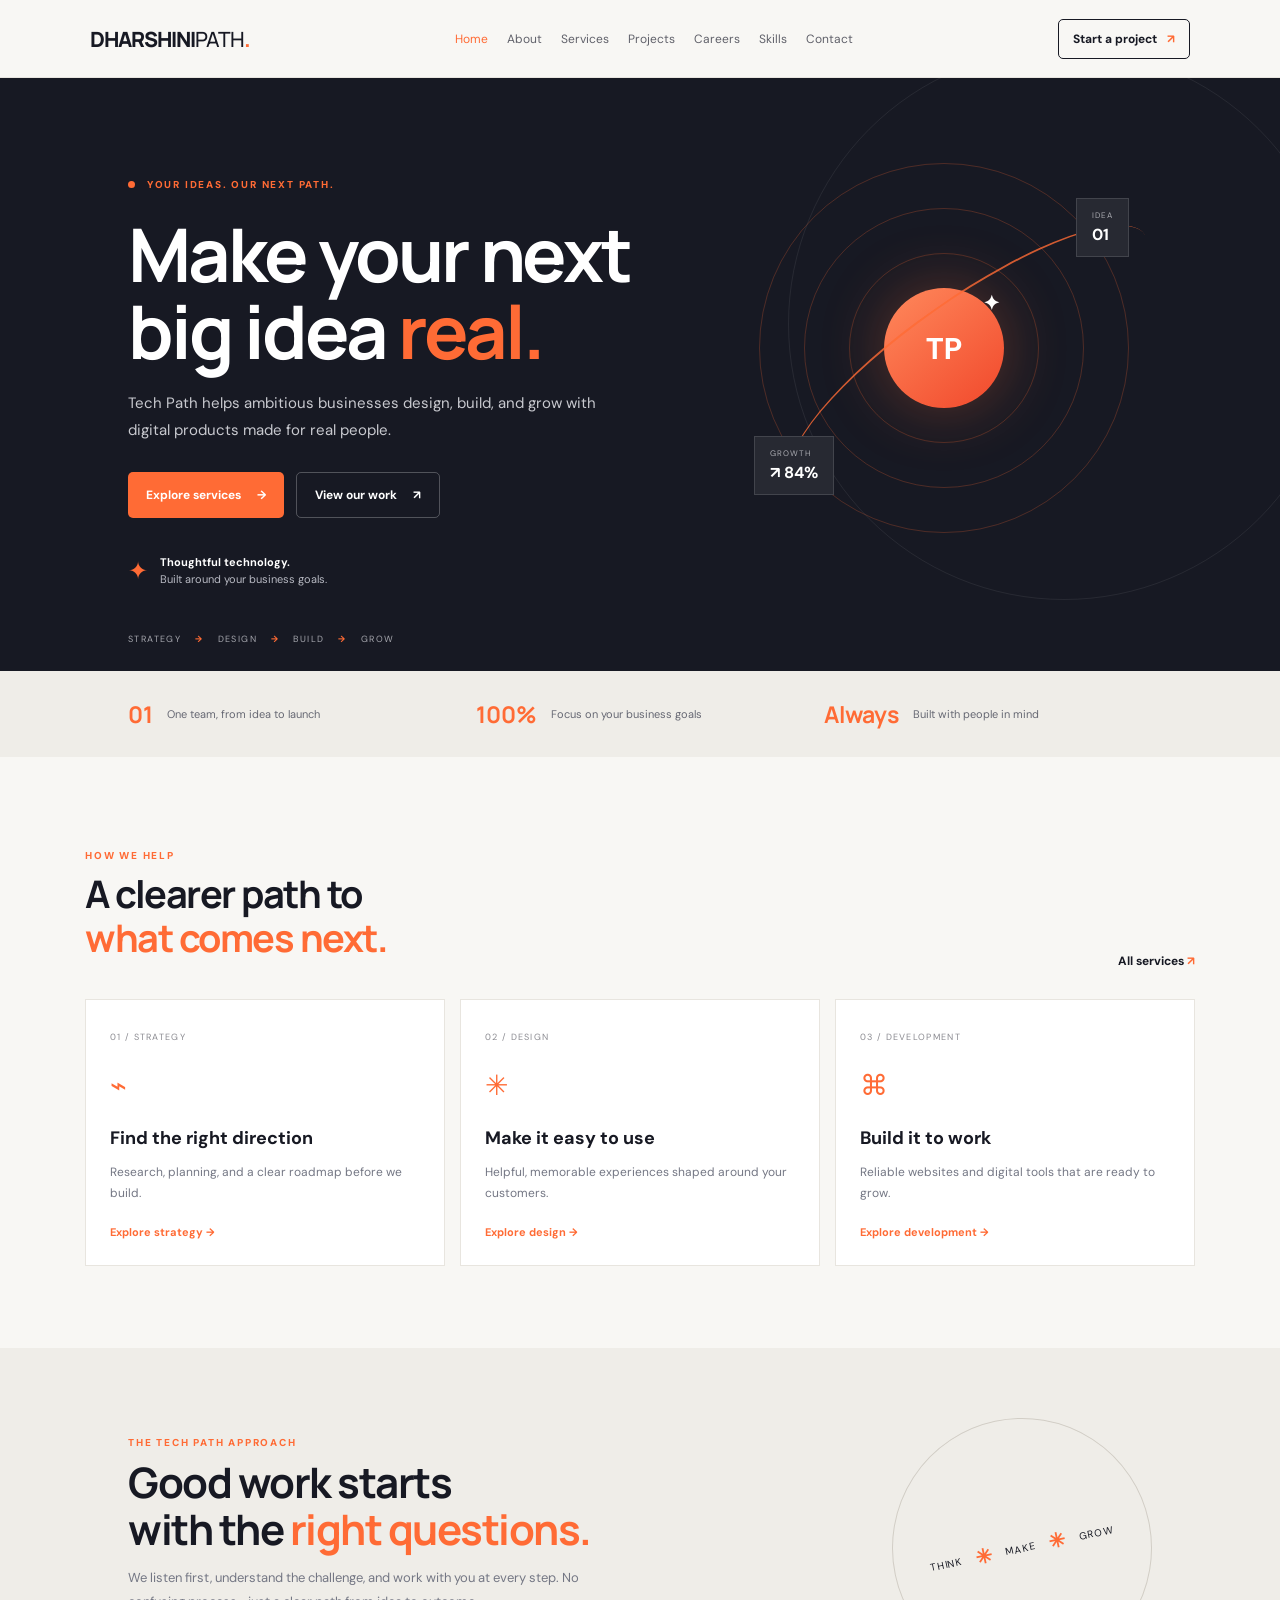
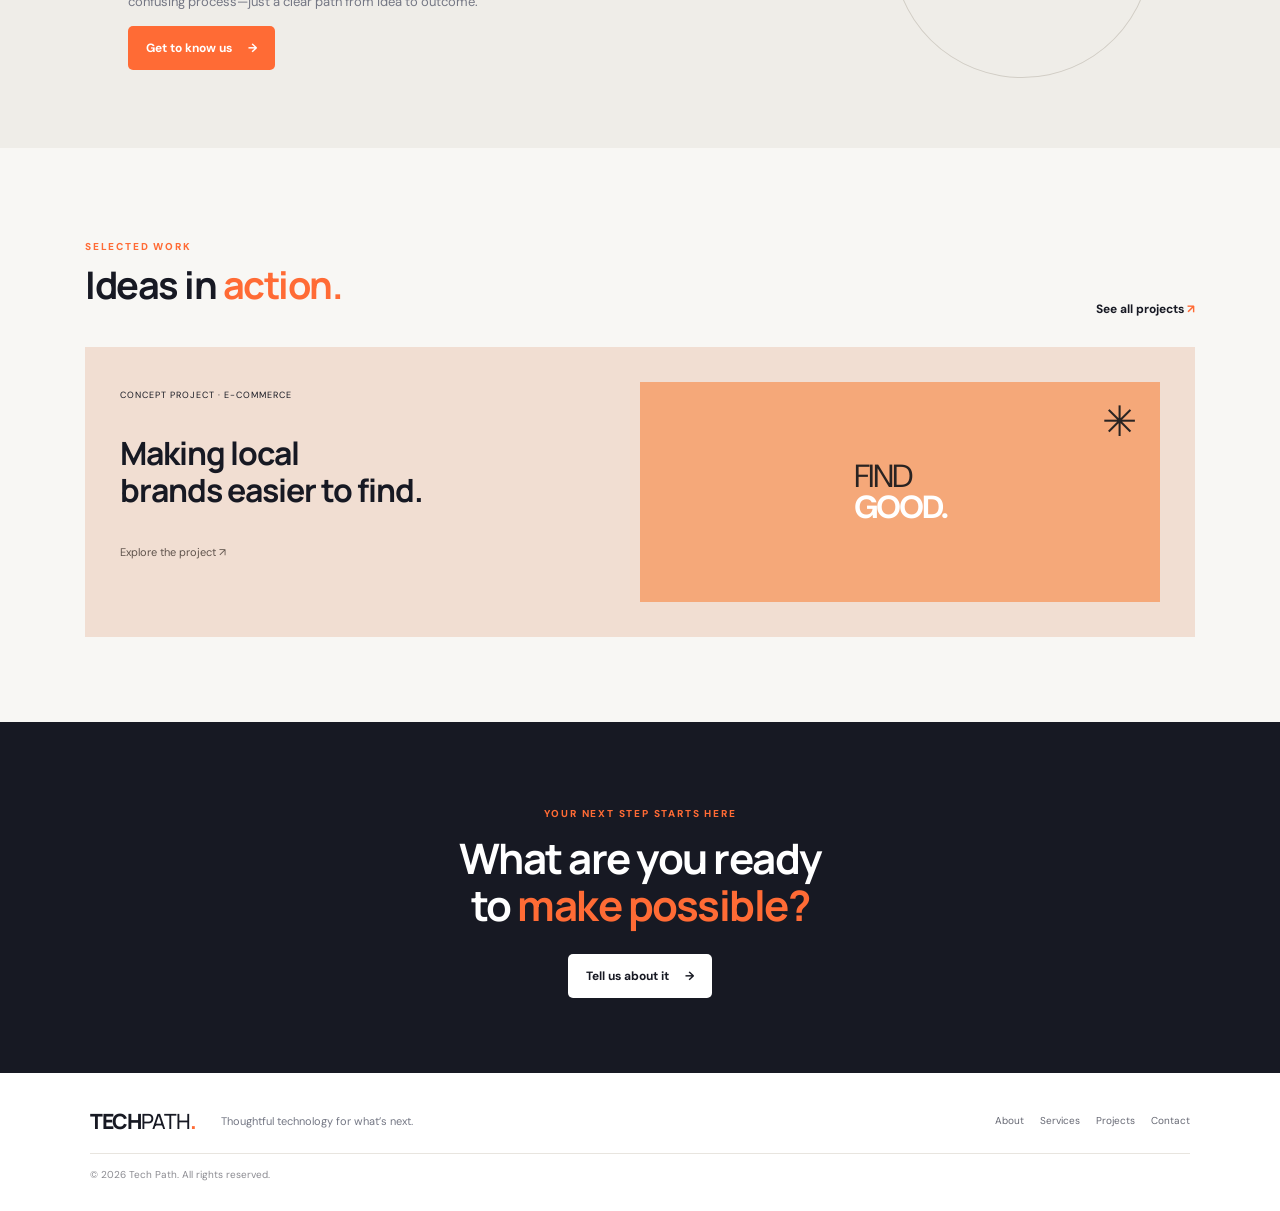
<file: index.html>
<!DOCTYPE html>
<html lang="en">
<head>
  <meta charset="UTF-8">
  <meta name="viewport" content="width=device-width, initial-scale=1.0">
  <meta name="description" content="Tech Path turns bold business ideas into thoughtful digital products.">
  <title>Home | Tech Path</title>
  <link rel="stylesheet" href="style.css">
  <script src="script.js" defer></script>
</head>
<body>
  <header class="site-header">
    <a class="brand" href="index.html">DHARSHINI<span>PATH</span><i>.</i></a>
    <button class="menu-toggle" aria-label="Open menu" aria-expanded="false">☰</button>
    <nav class="site-nav">
      <a class="active" href="index.html">Home</a>
      <a href="about.html">About</a>
      <a href="services.html">Services</a>
      <a href="projects.html">Projects</a>
      <a href="careers.html">Careers</a>
      <a href="skills.html">Skills</a>
      <a href="contact.html">Contact</a>
    </nav>
    <a class="header-cta" href="contact.html">Start a project <span>↗</span></a>
  </header>

  <main>
    <section class="hero">
      <div class="hero-copy">
        <p class="eyebrow"><span></span> YOUR IDEAS. OUR NEXT PATH.</p>
        <h1>Make your next<br>big idea <em>real.</em></h1>
        <p class="hero-intro">
          Tech Path helps ambitious businesses design, build, and grow
          with digital products made for real people.
        </p>
        <div class="hero-actions">
          <a class="button button-orange" href="services.html">Explore services <span>→</span></a>
          <a class="button button-ghost" href="projects.html">View our work <span>↗</span></a>
        </div>
        <div class="hero-proof">
          <span class="proof-mark">✦</span>
          <p><strong>Thoughtful technology.</strong><br>Built around your business goals.</p>
        </div>
      </div>

      <div class="hero-visual" aria-label="Abstract digital path illustration">
        <div class="visual-orbit orbit-a"></div>
        <div class="visual-orbit orbit-b"></div>
        <div class="visual-orbit orbit-c"></div>
        <div class="visual-center"><span>TP</span><i>✦</i></div>
        <div class="floating-note note-top"><small>IDEA</small><strong>01</strong></div>
        <div class="floating-note note-bottom"><small>GROWTH</small><strong>↗ 84%</strong></div>
        <div class="path-line"></div>
      </div>

      <div class="hero-bottom">
        <span>STRATEGY</span><b>→</b><span>DESIGN</span><b>→</b><span>BUILD</span><b>→</b><span>GROW</span>
      </div>
    </section>

    <section class="metrics">
      <div><strong>01</strong><span>One team, from idea to launch</span></div>
      <div><strong>100%</strong><span>Focus on your business goals</span></div>
      <div><strong>Always</strong><span>Built with people in mind</span></div>
    </section>

    <section class="section">
      <div class="section-heading">
        <div>
          <p class="eyebrow eyebrow-dark">HOW WE HELP</p>
          <h2>A clearer path to<br><em>what comes next.</em></h2>
        </div>
        <a class="text-link" href="services.html">All services <span>↗</span></a>
      </div>

      <div class="card-grid">
        <article class="service-card">
          <span class="card-number">01 / STRATEGY</span><div class="card-icon">⌁</div>
          <h3>Find the right direction</h3>
          <p>Research, planning, and a clear roadmap before we build.</p>
          <a href="services.html">Explore strategy →</a>
        </article>
        <article class="service-card">
          <span class="card-number">02 / DESIGN</span><div class="card-icon">✳</div>
          <h3>Make it easy to use</h3>
          <p>Helpful, memorable experiences shaped around your customers.</p>
          <a href="services.html">Explore design →</a>
        </article>
        <article class="service-card">
          <span class="card-number">03 / DEVELOPMENT</span><div class="card-icon">⌘</div>
          <h3>Build it to work</h3>
          <p>Reliable websites and digital tools that are ready to grow.</p>
          <a href="services.html">Explore development →</a>
        </article>
      </div>
    </section>

    <section class="home-feature">
      <div>
        <p class="eyebrow">THE TECH PATH APPROACH</p>
        <h2>Good work starts<br>with the <em>right questions.</em></h2>
        <p>We listen first, understand the challenge, and work with you at every step. No confusing process—just a clear path from idea to outcome.</p>
        <a class="button button-orange" href="about.html">Get to know us <span>→</span></a>
      </div>
      <div class="feature-stamp"><span>THINK</span><b>✳</b><span>MAKE</span><b>✳</b><span>GROW</span></div>
    </section>

    <section class="section project-preview">
      <div class="section-heading">
        <div><p class="eyebrow eyebrow-dark">SELECTED WORK</p><h2>Ideas in <em>action.</em></h2></div>
        <a class="text-link" href="projects.html">See all projects <span>↗</span></a>
      </div>
      <a class="project-tile project-tile-orange" href="projects.html">
        <div><span class="project-label">CONCEPT PROJECT · E-COMMERCE</span><h3>Making local<br>brands easier to find.</h3><span class="project-arrow">Explore the project ↗</span></div>
        <div class="tile-art"><span>FIND<br><b>GOOD.</b></span><i>✳</i></div>
      </a>
    </section>

    <section class="closing-cta">
      <p class="eyebrow">YOUR NEXT STEP STARTS HERE</p>
      <h2>What are you ready<br>to <em>make possible?</em></h2>
      <a class="button button-light" href="contact.html">Tell us about it <span>→</span></a>
    </section>
  </main>

  <footer class="site-footer">
    <a class="brand" href="index.html">TECH<span>PATH</span><i>.</i></a>
    <p>Thoughtful technology for what’s next.</p>
    <div class="footer-links"><a href="about.html">About</a><a href="services.html">Services</a><a href="projects.html">Projects</a><a href="contact.html">Contact</a></div>
    <small>© <span class="current-year"></span> Tech Path. All rights reserved.</small>
  </footer>
</body>
</html>
</file>
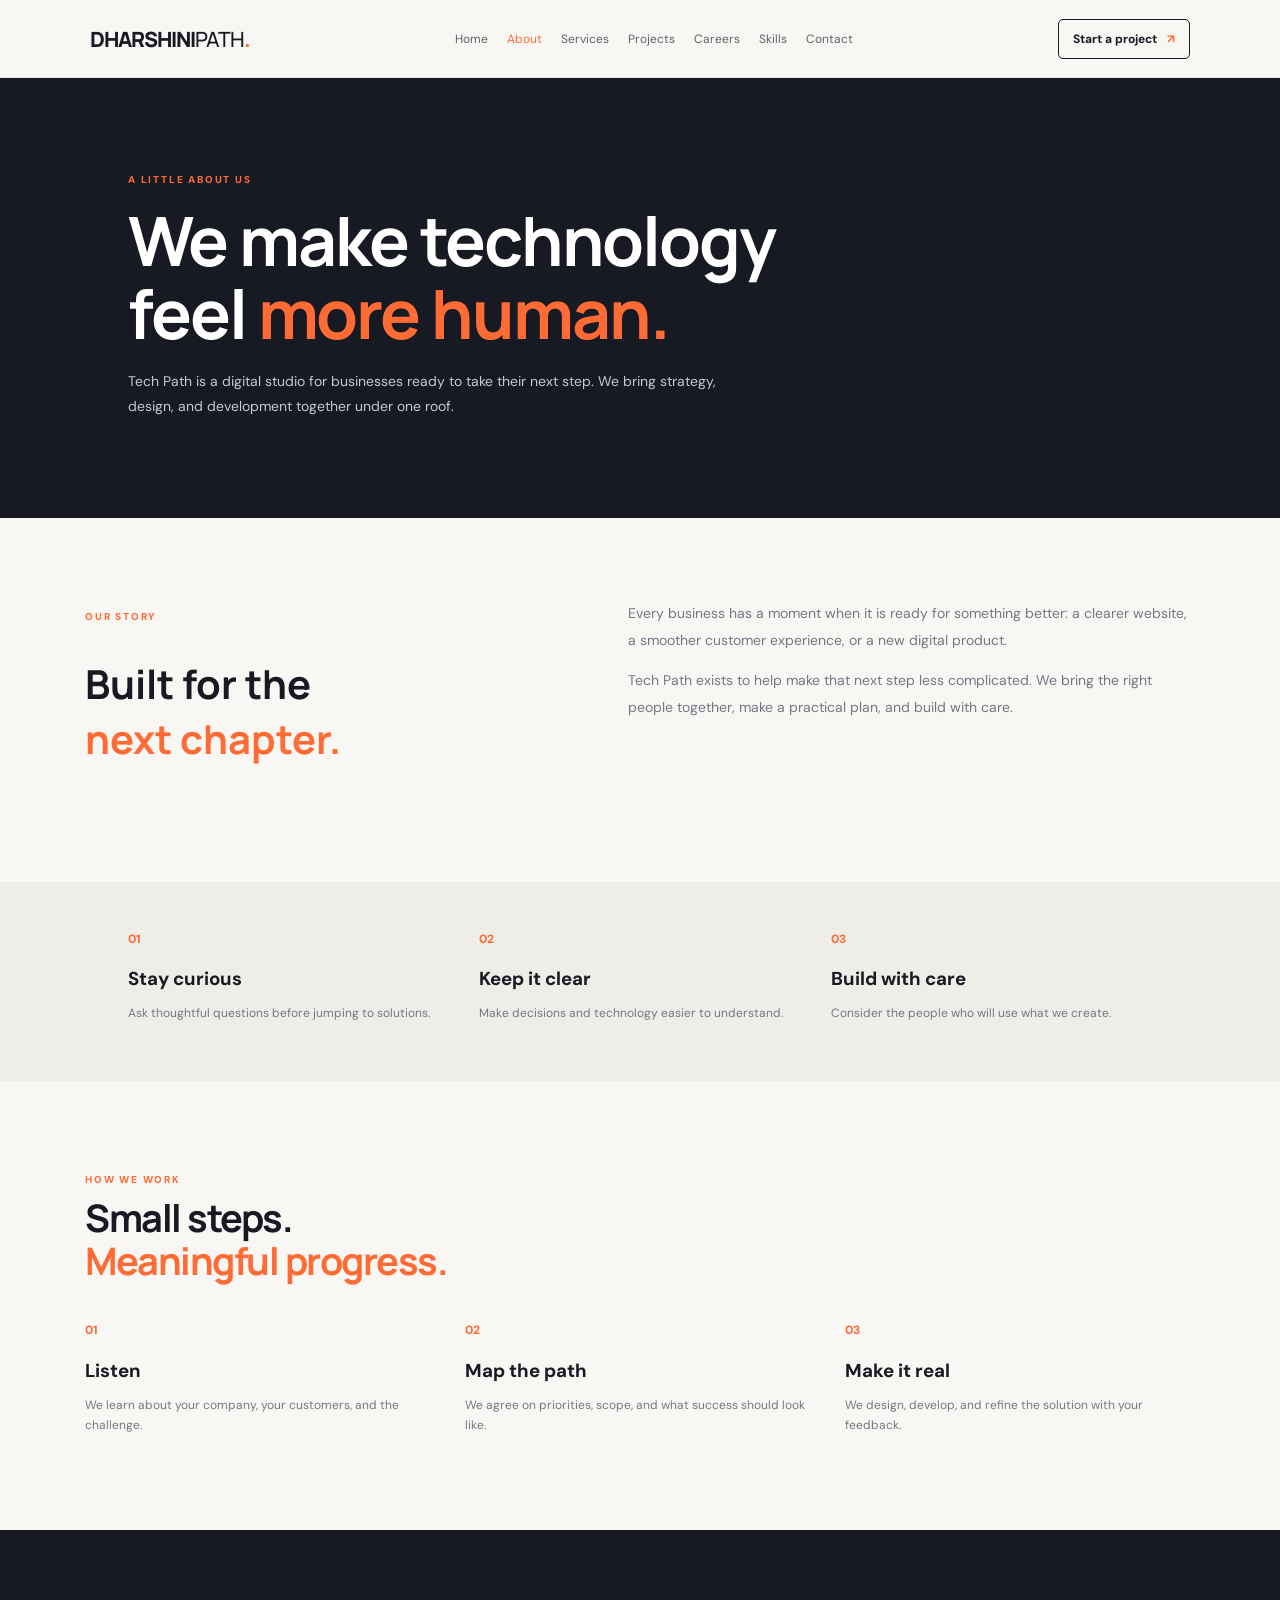
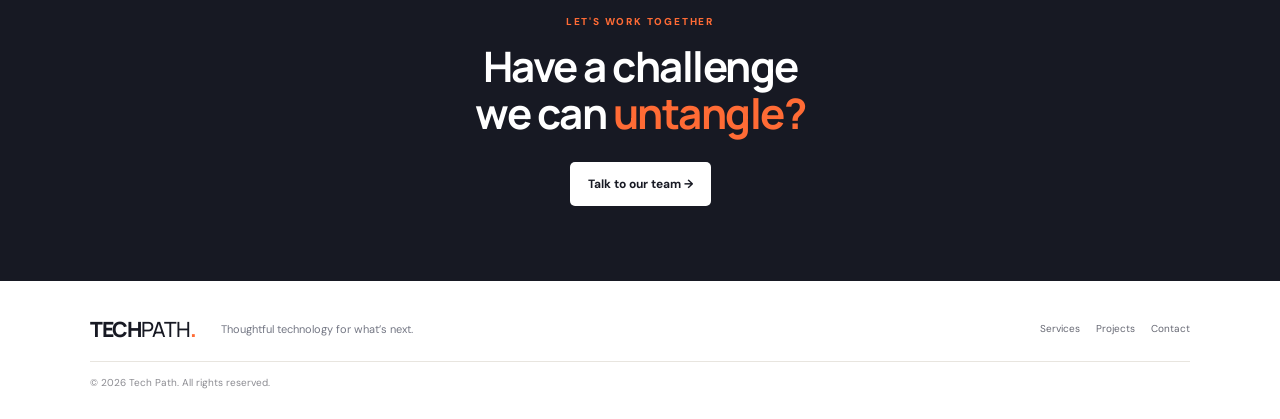
<file: about.html>
<!DOCTYPE html>
<html lang="en">
<head>
  <meta charset="UTF-8">
  <meta name="viewport" content="width=device-width, initial-scale=1.0">
  <title>About | Tech Path</title>
  <link rel="stylesheet" href="style.css">
  <script src="script.js" defer></script>
</head>
<body>
  <header class="site-header">
    <a class="brand" href="index.html">DHARSHINI<span>PATH</span><i>.</i></a>
    <button class="menu-toggle" aria-label="Open menu" aria-expanded="false">☰</button>
    <nav class="site-nav">
      <a href="index.html">Home</a><a class="active" href="about.html">About</a>
      <a href="services.html">Services</a><a href="projects.html">Projects</a>
      <a href="careers.html">Careers</a><a href="skills.html">Skills</a><a href="contact.html">Contact</a>
    </nav>
    <a class="header-cta" href="contact.html">Start a project <span>↗</span></a>
  </header>

  <main>
    <section class="page-hero">
      <p class="eyebrow">A LITTLE ABOUT US</p>
      <h1>We make technology<br>feel <em>more human.</em></h1>
      <p>Tech Path is a digital studio for businesses ready to take their next step. We bring strategy, design, and development together under one roof.</p>
    </section>

    <section class="section split-section">
      <div><p class="eyebrow eyebrow-dark">OUR STORY</p><h2>Built for the<br><em>next chapter.</em></h2></div>
      <div class="long-copy">
        <p>Every business has a moment when it is ready for something better: a clearer website, a smoother customer experience, or a new digital product.</p>
        <p>Tech Path exists to help make that next step less complicated. We bring the right people together, make a practical plan, and build with care.</p>
      </div>
    </section>

    <section class="values-band">
      <article><span>01</span><h3>Stay curious</h3><p>Ask thoughtful questions before jumping to solutions.</p></article>
      <article><span>02</span><h3>Keep it clear</h3><p>Make decisions and technology easier to understand.</p></article>
      <article><span>03</span><h3>Build with care</h3><p>Consider the people who will use what we create.</p></article>
    </section>

    <section class="section">
      <p class="eyebrow eyebrow-dark">HOW WE WORK</p>
      <h2>Small steps.<br><em>Meaningful progress.</em></h2>
      <div class="steps-grid">
        <article><b>01</b><h3>Listen</h3><p>We learn about your company, your customers, and the challenge.</p></article>
        <article><b>02</b><h3>Map the path</h3><p>We agree on priorities, scope, and what success should look like.</p></article>
        <article><b>03</b><h3>Make it real</h3><p>We design, develop, and refine the solution with your feedback.</p></article>
      </div>
    </section>

    <section class="closing-cta"><p class="eyebrow">LET'S WORK TOGETHER</p><h2>Have a challenge<br>we can <em>untangle?</em></h2><a class="button button-light" href="contact.html">Talk to our team →</a></section>
  </main>

  <footer class="site-footer">
    <a class="brand" href="index.html">TECH<span>PATH</span><i>.</i></a><p>Thoughtful technology for what’s next.</p>
    <div class="footer-links"><a href="services.html">Services</a><a href="projects.html">Projects</a><a href="contact.html">Contact</a></div>
    <small>© <span class="current-year"></span> Tech Path. All rights reserved.</small>
  </footer>
</body>
</html>
</file>
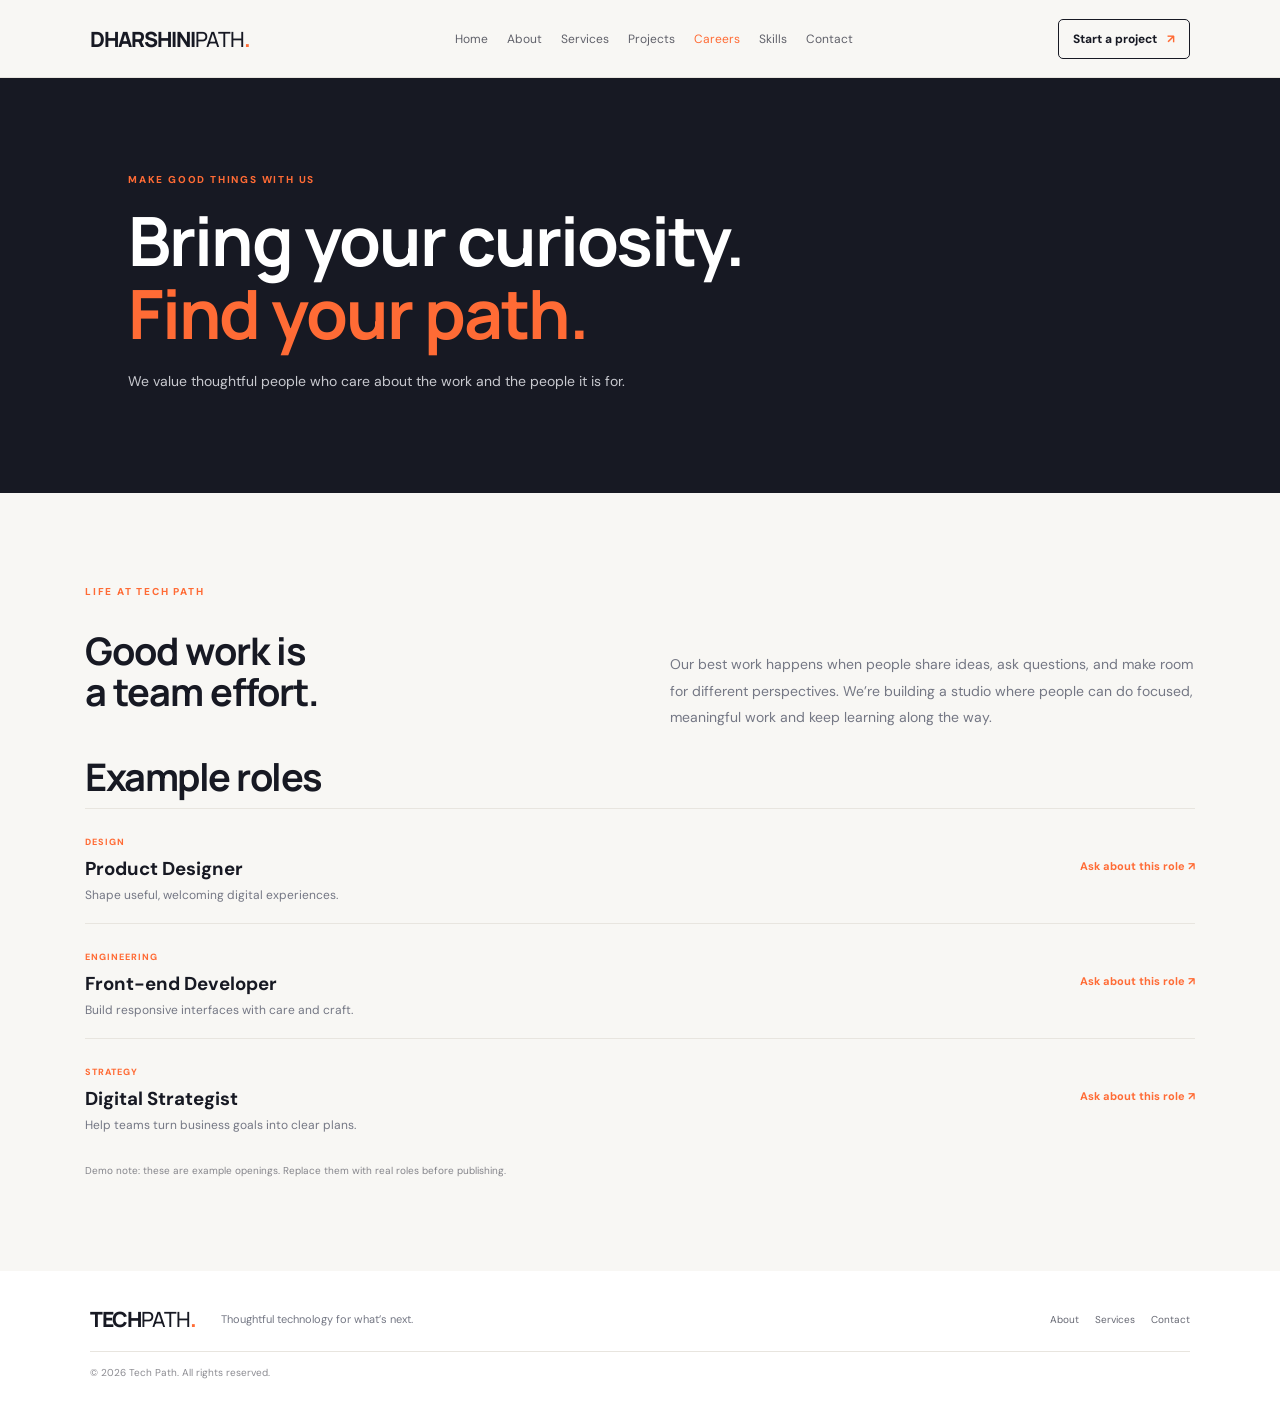
<file: careers.html>
<!DOCTYPE html>
<html lang="en">
<head>
  <meta charset="UTF-8">
  <meta name="viewport" content="width=device-width, initial-scale=1.0">
  <title>Careers | Tech Path</title>
  <link rel="stylesheet" href="style.css">
  <script src="script.js" defer></script>
</head>
<body>
  <header class="site-header">
    <a class="brand" href="index.html">DHARSHINI<span>PATH</span><i>.</i></a>
    <button class="menu-toggle" aria-label="Open menu" aria-expanded="false">☰</button>
    <nav class="site-nav">
      <a href="index.html">Home</a><a href="about.html">About</a>
      <a href="services.html">Services</a><a href="projects.html">Projects</a>
      <a class="active" href="careers.html">Careers</a><a href="skills.html">Skills</a><a href="contact.html">Contact</a>
    </nav>
    <a class="header-cta" href="contact.html">Start a project <span>↗</span></a>
  </header>

  <main>
    <section class="page-hero">
      <p class="eyebrow">MAKE GOOD THINGS WITH US</p>
      <h1>Bring your curiosity.<br><em>Find your path.</em></h1>
      <p>We value thoughtful people who care about the work and the people it is for.</p>
    </section>

    <section class="section">
      <div class="career-intro"><div><p class="eyebrow eyebrow-dark">LIFE AT TECH PATH</p><h2>Good work is<br>a team effort.</h2></div><p>Our best work happens when people share ideas, ask questions, and make room for different perspectives. We’re building a studio where people can do focused, meaningful work and keep learning along the way.</p></div>

      <h2 class="subheading">Example roles</h2>
      <div class="role-list">
        <article><div><span>DESIGN</span><h3>Product Designer</h3><p>Shape useful, welcoming digital experiences.</p></div><a href="mailto:careers@techpath.example?subject=Product%20Designer">Ask about this role ↗</a></article>
        <article><div><span>ENGINEERING</span><h3>Front-end Developer</h3><p>Build responsive interfaces with care and craft.</p></div><a href="mailto:careers@techpath.example?subject=Front-end%20Developer">Ask about this role ↗</a></article>
        <article><div><span>STRATEGY</span><h3>Digital Strategist</h3><p>Help teams turn business goals into clear plans.</p></div><a href="mailto:careers@techpath.example?subject=Digital%20Strategist">Ask about this role ↗</a></article>
      </div>
      <p class="note">Demo note: these are example openings. Replace them with real roles before publishing.</p>
    </section>
  </main>

  <footer class="site-footer">
    <a class="brand" href="index.html">TECH<span>PATH</span><i>.</i></a><p>Thoughtful technology for what’s next.</p>
    <div class="footer-links"><a href="about.html">About</a><a href="services.html">Services</a><a href="contact.html">Contact</a></div>
    <small>© <span class="current-year"></span> Tech Path. All rights reserved.</small>
  </footer>
</body>
</html>
</file>
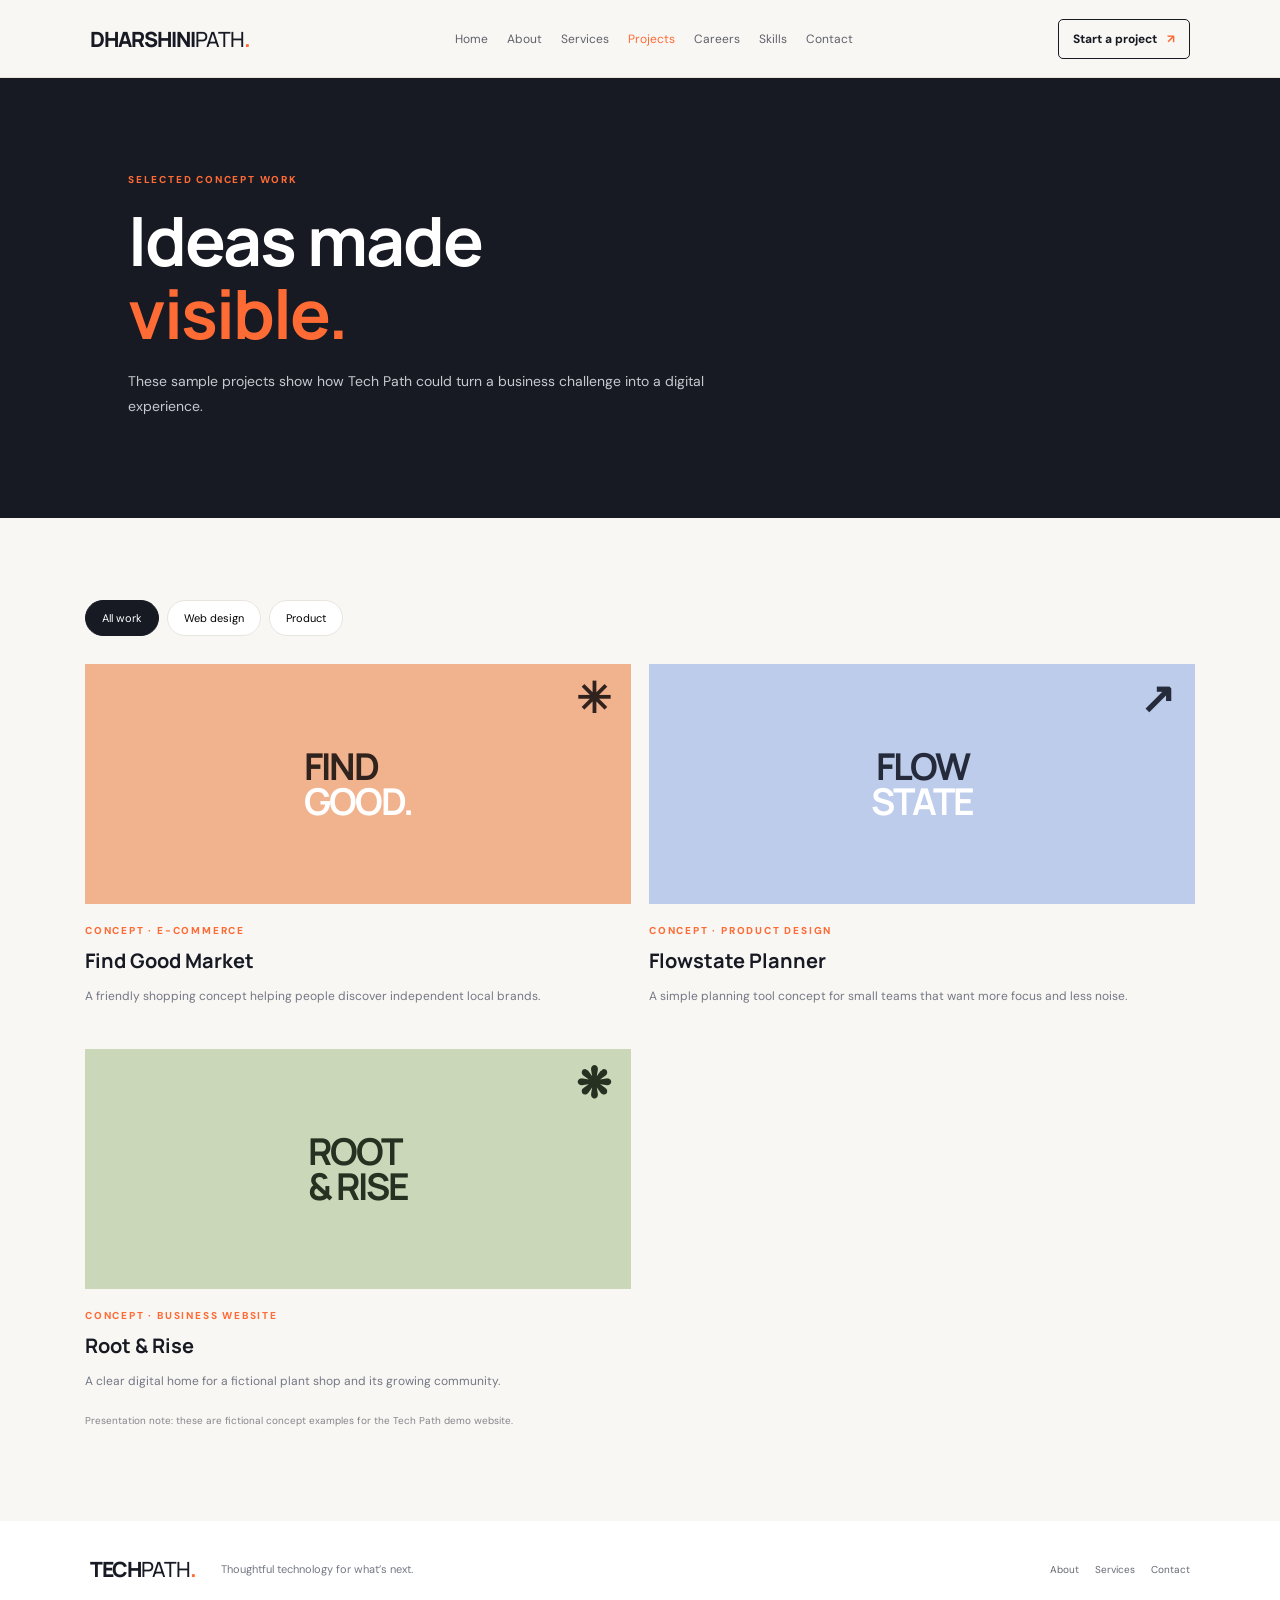
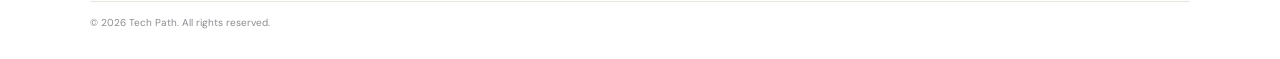
<file: projects.html>
<!DOCTYPE html>
<html lang="en">
<head>
  <meta charset="UTF-8">
  <meta name="viewport" content="width=device-width, initial-scale=1.0">
  <title>Projects | Tech Path</title>
  <link rel="stylesheet" href="style.css">
  <script src="script.js" defer></script>
</head>
<body>
  <header class="site-header">
    <a class="brand" href="index.html">DHARSHINI<span>PATH</span><i>.</i></a>
    <button class="menu-toggle" aria-label="Open menu" aria-expanded="false">☰</button>
    <nav class="site-nav">
      <a href="index.html">Home</a><a href="about.html">About</a>
      <a href="services.html">Services</a><a class="active" href="projects.html">Projects</a>
      <a href="careers.html">Careers</a><a href="skills.html">Skills</a><a href="contact.html">Contact</a>
    </nav>
    <a class="header-cta" href="contact.html">Start a project <span>↗</span></a>
  </header>

  <main>
    <section class="page-hero">
      <p class="eyebrow">SELECTED CONCEPT WORK</p>
      <h1>Ideas made<br><em>visible.</em></h1>
      <p>These sample projects show how Tech Path could turn a business challenge into a digital experience.</p>
    </section>

    <section class="section">
      <div class="filter-row" aria-label="Filter projects">
        <button class="filter-button selected" data-filter="all">All work</button>
        <button class="filter-button" data-filter="web">Web design</button>
        <button class="filter-button" data-filter="product">Product</button>
      </div>

      <div class="project-grid">
        <article class="work-card" data-category="web">
          <div class="work-art art-orange"><span>FIND<br><b>GOOD.</b></span><i>✳</i></div>
          <p class="eyebrow eyebrow-dark">CONCEPT · E-COMMERCE</p><h2>Find Good Market</h2>
          <p>A friendly shopping concept helping people discover independent local brands.</p>
        </article>
        <article class="work-card" data-category="product">
          <div class="work-art art-blue"><span class="orbit-word">FLOW<br><b>STATE</b></span><i>↗</i></div>
          <p class="eyebrow eyebrow-dark">CONCEPT · PRODUCT DESIGN</p><h2>Flowstate Planner</h2>
          <p>A simple planning tool concept for small teams that want more focus and less noise.</p>
        </article>
        <article class="work-card" data-category="web">
          <div class="work-art art-green"><span>ROOT<br><b>&amp; RISE</b></span><i>❋</i></div>
          <p class="eyebrow eyebrow-dark">CONCEPT · BUSINESS WEBSITE</p><h2>Root &amp; Rise</h2>
          <p>A clear digital home for a fictional plant shop and its growing community.</p>
        </article>
      </div>

      <p class="note">Presentation note: these are fictional concept examples for the Tech Path demo website.</p>
    </section>
  </main>

  <footer class="site-footer">
    <a class="brand" href="index.html">TECH<span>PATH</span><i>.</i></a><p>Thoughtful technology for what’s next.</p>
    <div class="footer-links"><a href="about.html">About</a><a href="services.html">Services</a><a href="contact.html">Contact</a></div>
    <small>© <span class="current-year"></span> Tech Path. All rights reserved.</small>
  </footer>
</body>
</html>
</file>
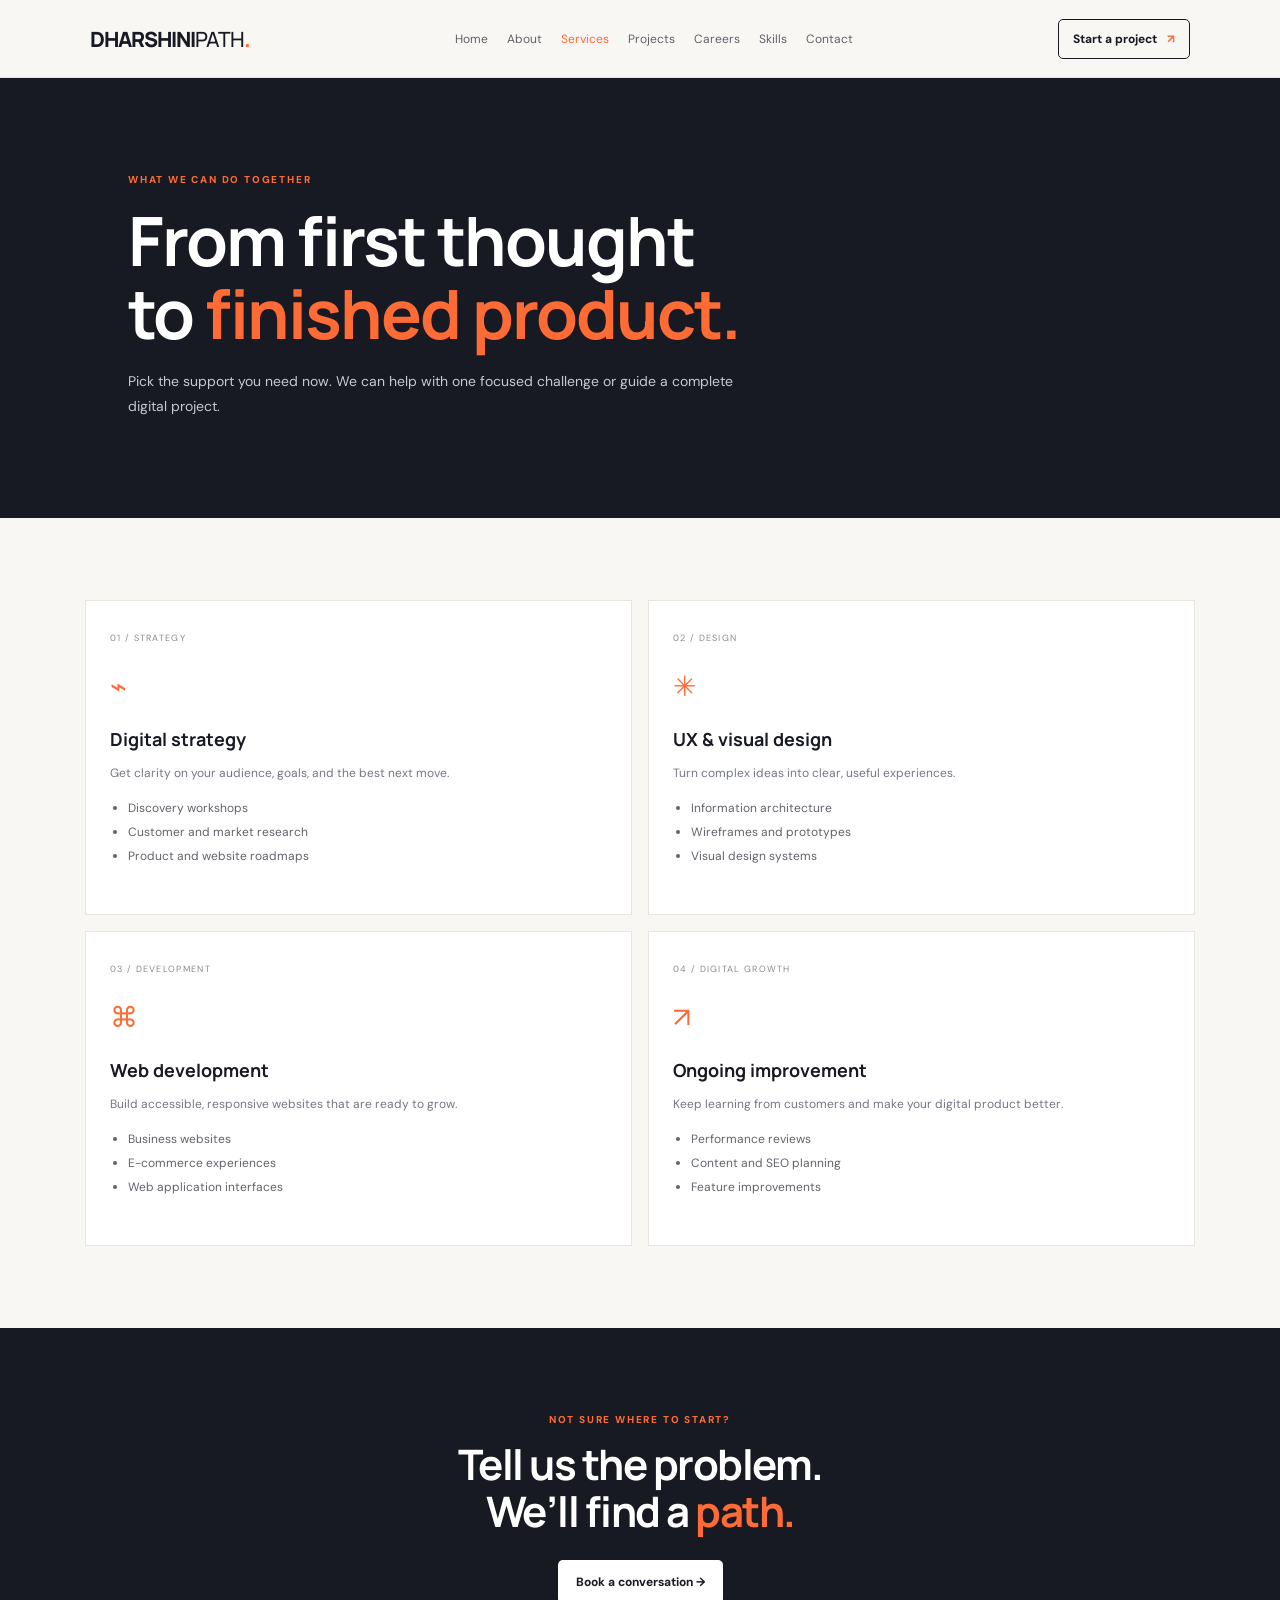
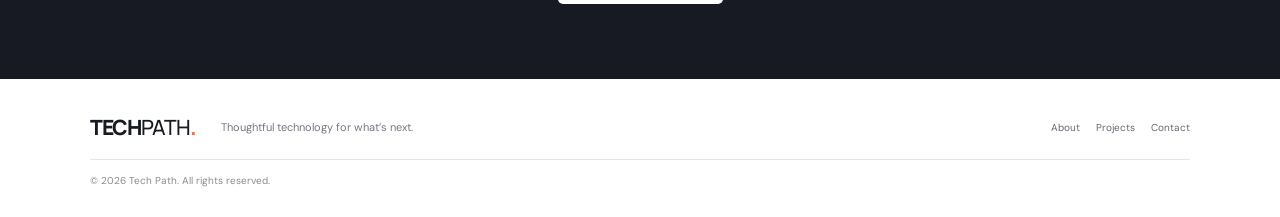
<file: service.html>
<!DOCTYPE html>
<html lang="en">
<head>
  <meta charset="UTF-8">
  <meta name="viewport" content="width=device-width, initial-scale=1.0">
  <title>Services | Tech Path</title>
  <link rel="stylesheet" href="style.css">
  <script src="script.js" defer></script>
</head>
<body>
  <header class="site-header">
    <a class="brand" href="index.html">DHARSHINI<span>PATH</span><i>.</i></a>
    <button class="menu-toggle" aria-label="Open menu" aria-expanded="false">☰</button>
    <nav class="site-nav">
      <a href="index.html">Home</a><a href="about.html">About</a>
      <a class="active" href="services.html">Services</a><a href="projects.html">Projects</a>
      <a href="careers.html">Careers</a><a href="skills.html">Skills</a><a href="contact.html">Contact</a>
    </nav>
    <a class="header-cta" href="contact.html">Start a project <span>↗</span></a>
  </header>

  <main>
    <section class="page-hero">
      <p class="eyebrow">WHAT WE CAN DO TOGETHER</p>
      <h1>From first thought<br>to <em>finished product.</em></h1>
      <p>Pick the support you need now. We can help with one focused challenge or guide a complete digital project.</p>
    </section>

    <section class="section">
      <div class="service-detail-grid">
        <article class="detail-card"><span>01 / STRATEGY</span><div class="card-icon">⌁</div><h2>Digital strategy</h2><p>Get clarity on your audience, goals, and the best next move.</p><ul><li>Discovery workshops</li><li>Customer and market research</li><li>Product and website roadmaps</li></ul></article>
        <article class="detail-card"><span>02 / DESIGN</span><div class="card-icon">✳</div><h2>UX &amp; visual design</h2><p>Turn complex ideas into clear, useful experiences.</p><ul><li>Information architecture</li><li>Wireframes and prototypes</li><li>Visual design systems</li></ul></article>
        <article class="detail-card"><span>03 / DEVELOPMENT</span><div class="card-icon">⌘</div><h2>Web development</h2><p>Build accessible, responsive websites that are ready to grow.</p><ul><li>Business websites</li><li>E-commerce experiences</li><li>Web application interfaces</li></ul></article>
        <article class="detail-card"><span>04 / DIGITAL GROWTH</span><div class="card-icon">↗</div><h2>Ongoing improvement</h2><p>Keep learning from customers and make your digital product better.</p><ul><li>Performance reviews</li><li>Content and SEO planning</li><li>Feature improvements</li></ul></article>
      </div>
    </section>

    <section class="closing-cta"><p class="eyebrow">NOT SURE WHERE TO START?</p><h2>Tell us the problem.<br>We’ll find a <em>path.</em></h2><a class="button button-light" href="contact.html">Book a conversation →</a></section>
  </main>

  <footer class="site-footer">
    <a class="brand" href="index.html">TECH<span>PATH</span><i>.</i></a><p>Thoughtful technology for what’s next.</p>
    <div class="footer-links"><a href="about.html">About</a><a href="projects.html">Projects</a><a href="contact.html">Contact</a></div>
    <small>© <span class="current-year"></span> Tech Path. All rights reserved.</small>
  </footer>
</body>
</html>
</file>
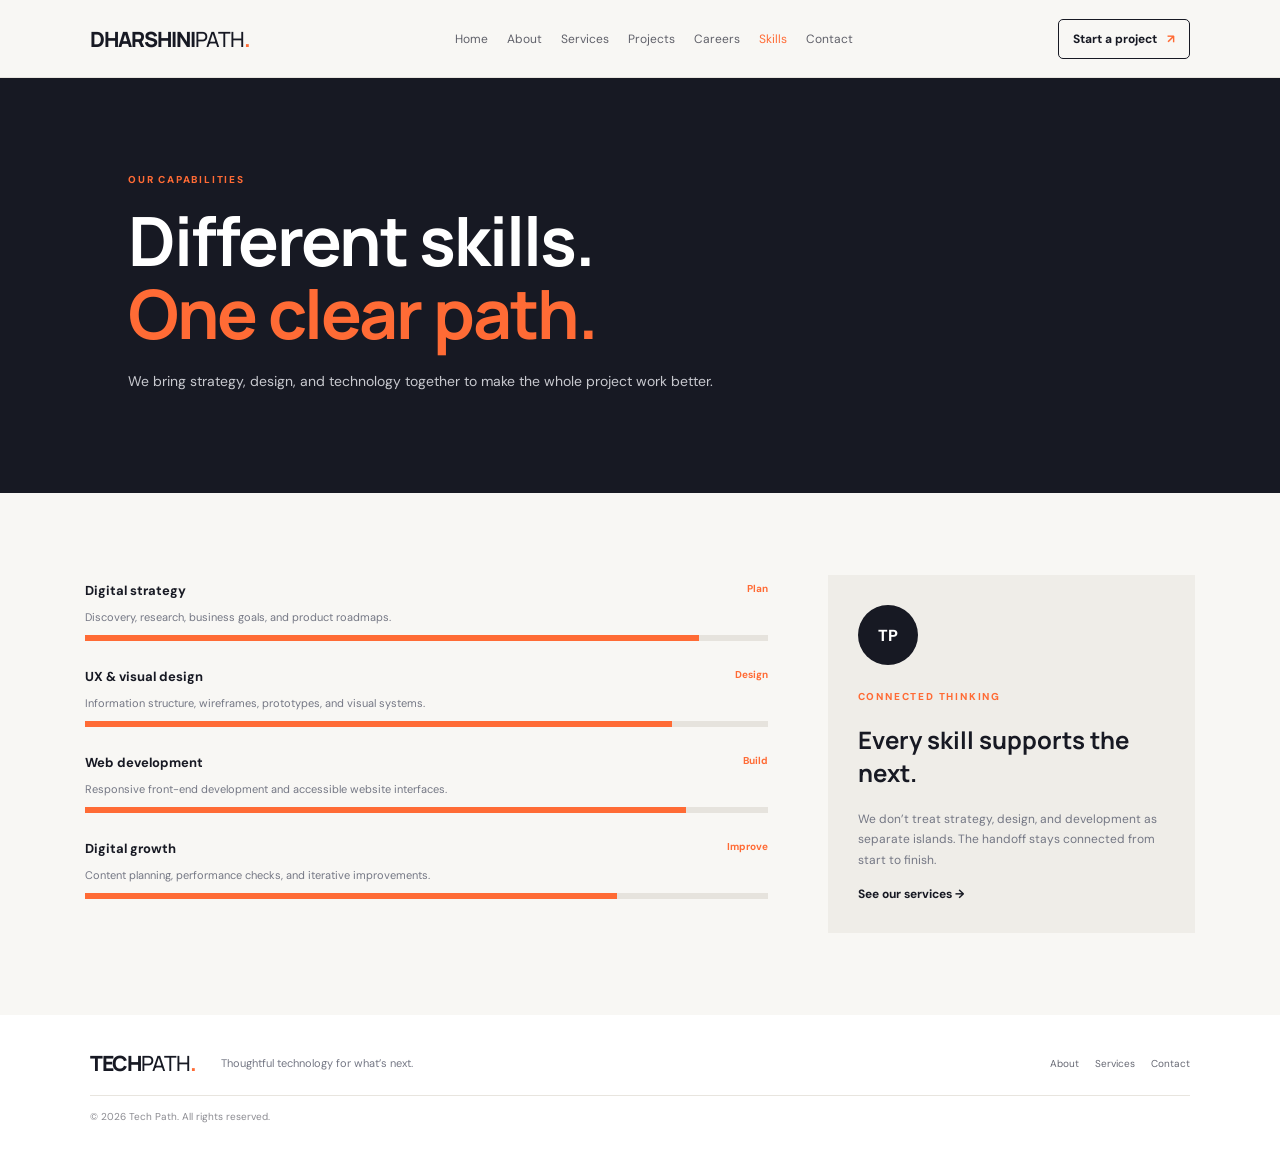
<file: skills.html>
<!DOCTYPE html>
<html lang="en">
<head>
  <meta charset="UTF-8">
  <meta name="viewport" content="width=device-width, initial-scale=1.0">
  <title>Skills | Tech Path</title>
  <link rel="stylesheet" href="style.css">
  <script src="script.js" defer></script>
</head>
<body>
  <header class="site-header">
    <a class="brand" href="index.html">DHARSHINI<span>PATH</span><i>.</i></a>
    <button class="menu-toggle" aria-label="Open menu" aria-expanded="false">☰</button>
    <nav class="site-nav">
      <a href="index.html">Home</a><a href="about.html">About</a>
      <a href="services.html">Services</a><a href="projects.html">Projects</a>
      <a href="careers.html">Careers</a><a class="active" href="skills.html">Skills</a><a href="contact.html">Contact</a>
    </nav>
    <a class="header-cta" href="contact.html">Start a project <span>↗</span></a>
  </header>

  <main>
    <section class="page-hero">
      <p class="eyebrow">OUR CAPABILITIES</p>
      <h1>Different skills.<br><em>One clear path.</em></h1>
      <p>We bring strategy, design, and technology together to make the whole project work better.</p>
    </section>

    <section class="section skills-layout">
      <div class="skill-list">
        <div class="skill-item"><div><span>Digital strategy</span><b>Plan</b></div><p>Discovery, research, business goals, and product roadmaps.</p><div class="skill-track"><i style="--skill:90%"></i></div></div>
        <div class="skill-item"><div><span>UX &amp; visual design</span><b>Design</b></div><p>Information structure, wireframes, prototypes, and visual systems.</p><div class="skill-track"><i style="--skill:86%"></i></div></div>
        <div class="skill-item"><div><span>Web development</span><b>Build</b></div><p>Responsive front-end development and accessible website interfaces.</p><div class="skill-track"><i style="--skill:88%"></i></div></div>
        <div class="skill-item"><div><span>Digital growth</span><b>Improve</b></div><p>Content planning, performance checks, and iterative improvements.</p><div class="skill-track"><i style="--skill:78%"></i></div></div>
      </div>
      <aside class="skills-aside"><span class="aside-symbol">TP</span><p class="eyebrow">CONNECTED THINKING</p><h2>Every skill supports the next.</h2><p>We don’t treat strategy, design, and development as separate islands. The handoff stays connected from start to finish.</p><a class="text-link" href="services.html">See our services →</a></aside>
    </section>
  </main>

  <footer class="site-footer">
    <a class="brand" href="index.html">TECH<span>PATH</span><i>.</i></a><p>Thoughtful technology for what’s next.</p>
    <div class="footer-links"><a href="about.html">About</a><a href="services.html">Services</a><a href="contact.html">Contact</a></div>
    <small>© <span class="current-year"></span> Tech Path. All rights reserved.</small>
  </footer>
</body>
</html>
</file>
<file: style.css>
@import url('https://fonts.googleapis.com/css2?family=DM+Sans:wght@400;500;600;700;800&family=Manrope:wght@400;500;600;700;800&display=swap');

:root {
  --ink: #171923;
  --muted: #747784;
  --orange: #ff6b35;
  --paper: #f8f7f4;
  --line: #e8e5df;
  --dark: #171923;
  --white: #fff;
}

* { box-sizing: border-box; }
html { scroll-behavior: smooth; }
body { margin: 0; background: var(--paper); color: var(--ink); font-family: "DM Sans", Arial, sans-serif; }
a { color: inherit; text-decoration: none; }
button, input, textarea, select { font: inherit; }
.site-header { min-height: 78px; padding: 0 7%; display: flex; align-items: center; justify-content: space-between; gap: 28px; background: var(--paper); border-bottom: 1px solid var(--line); position: sticky; top: 0; z-index: 10; }
.brand { font-family: Manrope, sans-serif; font-size: 21px; font-weight: 800; letter-spacing: -1px; white-space: nowrap; }
.brand span { font-weight: 500; }
.brand i { color: var(--orange); font-style: normal; }
.site-nav { display: flex; gap: 19px; align-items: center; }
.site-nav a { color: #60616a; font-size: 12px; transition: color .2s; }
.site-nav a:hover, .site-nav a.active { color: var(--orange); }
.header-cta { border: 1px solid var(--ink); border-radius: 5px; padding: 11px 14px; font-size: 12px; font-weight: 700; white-space: nowrap; }
.header-cta span { color: var(--orange); margin-left: 7px; }
.menu-toggle { display: none; background: none; border: 0; font-size: 24px; }
.hero { min-height: 580px; position: relative; overflow: hidden; padding: 90px 10% 82px; color: white; background: var(--dark); display: flex; align-items: center; }
.hero:after { content: ""; position: absolute; width: 550px; height: 550px; border: 1px solid #ffffff12; border-radius: 50%; right: -60px; top: -30px; }
.hero-copy { position: relative; z-index: 2; max-width: 600px; }
.eyebrow { color: var(--orange); font-size: 10px; font-weight: 800; letter-spacing: 1.8px; }
.eyebrow span { display: inline-block; width: 7px; height: 7px; background: var(--orange); border-radius: 50%; margin-right: 8px; }
.eyebrow-dark { color: var(--orange); }
.hero h1, .page-hero h1 { font-family: Manrope, sans-serif; font-size: clamp(46px, 6vw, 74px); line-height: 1.04; letter-spacing: -3px; margin: 25px 0 20px; }
h1 em, h2 em { color: var(--orange); font-style: normal; }
.hero-intro { max-width: 470px; color: #c8c9cf; line-height: 1.8; font-size: 15px; }
.hero-actions { display: flex; gap: 12px; flex-wrap: wrap; margin-top: 28px; }
.button { display: inline-flex; justify-content: center; align-items: center; gap: 16px; border: 0; border-radius: 5px; padding: 14px 18px; font-weight: 700; font-size: 12px; cursor: pointer; }
.button-orange { background: var(--orange); color: white; }
.button-ghost { color: white; border: 1px solid #ffffff40; }
.button-light { background: white; color: var(--ink); }
.button:hover, .header-cta:hover { transform: translateY(-2px); }
.hero-proof { display: flex; gap: 12px; align-items: center; margin-top: 35px; color: #b8bac3; font-size: 11px; line-height: 1.5; }
.hero-proof p { margin: 0; }
.hero-proof strong { color: white; }
.proof-mark { font-size: 24px; color: var(--orange); }
.hero-visual { position: absolute; right: 11%; top: 95px; width: 390px; height: 350px; }
.visual-orbit { position: absolute; border: 1px solid #ff6b353d; border-radius: 50%; left: 50%; top: 50%; transform: translate(-50%, -50%); }
.orbit-a { width: 190px; height: 190px; }
.orbit-b { width: 280px; height: 280px; }
.orbit-c { width: 370px; height: 370px; }
.visual-center { position: absolute; left: 50%; top: 50%; transform: translate(-50%, -50%); width: 120px; height: 120px; border-radius: 50%; display: grid; place-items: center; background: linear-gradient(140deg, #ff895c, #f1482b); box-shadow: 0 0 65px #ff6b3550; font-size: 30px; font-weight: 800; }
.visual-center i { position: absolute; right: 4px; top: 2px; font-style: normal; font-size: 20px; }
.floating-note { position: absolute; z-index: 2; background: #272932; border: 1px solid #ffffff20; padding: 11px 15px; display: grid; gap: 4px; }
.floating-note small { color: #a9aab0; font-size: 8px; letter-spacing: 1px; }
.floating-note strong { font-size: 16px; }
.note-top { top: 25px; right: 10px; }
.note-bottom { bottom: 28px; left: 5px; }
.path-line { position: absolute; width: 430px; height: 120px; border-top: 2px solid var(--orange); transform: rotate(-35deg); left: 5px; top: 125px; border-radius: 50%; opacity: .8; }
.hero-bottom { position: absolute; bottom: 26px; left: 10%; display: flex; align-items: center; gap: 14px; color: #a5a6ad; font-size: 9px; letter-spacing: 1.4px; }
.hero-bottom b { color: var(--orange); }
.metrics { background: #efede8; padding: 27px 10%; display: grid; grid-template-columns: repeat(3, 1fr); gap: 20px; }
.metrics div { display: flex; align-items: center; gap: 14px; }
.metrics strong { color: var(--orange); font-family: Manrope, sans-serif; font-size: 23px; }
.metrics span { color: #666873; font-size: 11px; }
.section { max-width: 1160px; margin: auto; padding: 82px 25px; }
.section-heading { display: flex; justify-content: space-between; align-items: end; gap: 24px; margin-bottom: 30px; }
.section h2, .home-feature h2, .closing-cta h2, .page-hero h1 { font-family: Manrope, sans-serif; }
.section-heading h2, .section > h2, .home-feature h2 { margin: 10px 0; font-size: 38px; line-height: 1.15; letter-spacing: -1.5px; }
.text-link { font-size: 12px; font-weight: 700; white-space: nowrap; }
.text-link span { color: var(--orange); }
.card-grid { display: grid; grid-template-columns: repeat(3, 1fr); gap: 15px; }
.service-card, .detail-card { padding: 24px; background: white; border: 1px solid var(--line); min-height: 240px; }
.card-number, .detail-card > span { color: #8b8b91; font-size: 9px; letter-spacing: 1.3px; }
.card-icon { margin: 22px 0; color: var(--orange); font-size: 28px; }
.service-card h3, .detail-card h2 { font-size: 18px; margin: 0 0 10px; }
.service-card p, .detail-card p, .work-card > p:not(.eyebrow) { color: var(--muted); font-size: 12px; line-height: 1.7; }
.service-card a { display: inline-block; color: var(--orange); font-size: 11px; font-weight: 700; margin-top: 10px; }
.home-feature { padding: 70px 10%; background: #efede8; display: flex; align-items: center; justify-content: space-between; gap: 40px; }
.home-feature > div:first-child { max-width: 540px; }
.home-feature h2, .closing-cta h2 { font-size: 42px; line-height: 1.12; letter-spacing: -1.5px; }
.home-feature p:not(.eyebrow) { max-width: 490px; color: var(--muted); font-size: 13px; line-height: 1.8; }
.feature-stamp { width: 260px; height: 260px; flex: 0 0 260px; border: 1px solid #d2cec6; border-radius: 50%; display: flex; align-items: center; justify-content: center; flex-wrap: wrap; align-content: center; gap: 13px; color: var(--ink); font-size: 10px; letter-spacing: 1px; transform: rotate(-12deg); }
.feature-stamp b { color: var(--orange); font-size: 20px; }
.project-preview { padding-bottom: 85px; }
.project-tile { display: grid; grid-template-columns: 1fr 1fr; min-height: 290px; padding: 35px; overflow: hidden; background: #f1ded2; }
.project-label { font-size: 9px; letter-spacing: 1px; }
.project-tile h3 { font: 700 32px/1.15 Manrope, sans-serif; letter-spacing: -1px; }
.project-arrow { color: #5f534c; font-size: 11px; }
.tile-art { position: relative; display: grid; place-items: center; background: #f5a879; color: #292322; font-size: 32px; line-height: .95; letter-spacing: -2px; }
.tile-art b { color: white; }
.tile-art i { position: absolute; right: 25px; top: 20px; font-size: 42px; font-style: normal; }
.closing-cta { padding: 75px 10%; text-align: center; color: white; background: var(--dark); }
.closing-cta h2 { margin: 15px 0 25px; }
.site-footer { display: grid; grid-template-columns: auto 1fr auto; gap: 14px 25px; align-items: center; padding: 30px 7%; background: white; }
.site-footer > p { color: var(--muted); font-size: 11px; }
.footer-links { display: flex; gap: 16px; font-size: 10px; color: #666873; }
.site-footer small { grid-column: 1 / -1; padding-top: 14px; border-top: 1px solid var(--line); color: #8b8b91; font-size: 10px; }
.page-hero { padding: 85px 10%; background: var(--dark); color: white; }
.page-hero h1 { font-size: clamp(44px, 6vw, 68px); line-height: 1.08; letter-spacing: -2px; margin: 18px 0; }
.page-hero > p:last-child { max-width: 620px; color: #c8c9cf; font-size: 14px; line-height: 1.8; }
.split-section { display: grid; grid-template-columns: 1fr 1.2fr; gap: 70px; align-items: start; }
.split-section h2 { font-size: 40px; }
.long-copy p, .career-intro > p { color: var(--muted); font-size: 14px; line-height: 1.9; margin-top: 0; }
.values-band { padding: 45px 10%; display: grid; grid-template-columns: repeat(3, 1fr); gap: 30px; background: #efede8; }
.values-band article > span, .steps-grid article > b { color: var(--orange); font-weight: 800; font-size: 12px; }
.values-band h3, .steps-grid h3 { margin-bottom: 8px; }
.values-band p, .steps-grid p { color: var(--muted); font-size: 12px; line-height: 1.7; }
.steps-grid { display: grid; grid-template-columns: repeat(3, 1fr); gap: 30px; margin-top: 35px; }
.service-detail-grid { display: grid; grid-template-columns: repeat(2, 1fr); gap: 16px; }
.detail-card { min-height: 315px; }
.detail-card ul { padding-left: 18px; color: #62636b; font-size: 12px; line-height: 2; }
.filter-row { display: flex; gap: 8px; margin-bottom: 28px; }
.filter-button { border: 1px solid var(--line); background: white; border-radius: 30px; padding: 10px 16px; font-size: 11px; cursor: pointer; }
.filter-button.selected { background: var(--ink); border-color: var(--ink); color: white; }
.project-grid { display: grid; grid-template-columns: repeat(2, 1fr); gap: 30px 18px; }
.work-card { transition: opacity .2s; }
.work-card.hidden { display: none; }
.work-art { min-height: 240px; display: flex; align-items: center; justify-content: center; position: relative; overflow: hidden; font: 700 37px/.94 Manrope, sans-serif; letter-spacing: -2px; }
.work-art > i { position: absolute; right: 22px; top: 14px; font-size: 42px; font-style: normal; }
.art-orange { background: #f1b28e; color: #30231e; }
.art-orange b { color: white; }
.art-blue { background: #bdcceb; color: #252b3b; }
.art-green { background: #cbd7b9; color: #273121; }
.orbit-word { text-align: center; }
.orbit-word b { color: white; }
.work-card > .eyebrow { margin-top: 20px; }
.work-card h2 { font-size: 20px; margin: 8px 0; }
.note, .form-note { color: #85858b; font-size: 10px; line-height: 1.6; }
.career-intro { display: grid; grid-template-columns: 1fr 1fr; gap: 60px; align-items: end; }
.career-intro h2, .contact-info h2 { font: 700 38px/1.1 Manrope, sans-serif; letter-spacing: -1px; }
.subheading { margin-top: 55px; font-size: 22px; }
.role-list article { display: flex; align-items: center; justify-content: space-between; gap: 20px; padding: 20px 0; border-top: 1px solid var(--line); }
.role-list article > div > span, .contact-detail span { color: var(--orange); font-size: 9px; font-weight: 800; letter-spacing: 1px; }
.role-list h3 { margin: 6px 0; }
.role-list p { color: var(--muted); font-size: 12px; margin: 0; }
.role-list article > a { color: var(--orange); font-size: 11px; font-weight: 700; white-space: nowrap; }
.skills-layout { display: grid; grid-template-columns: 1.3fr .7fr; gap: 60px; align-items: center; }
.skill-item { margin: 0 0 27px; }
.skill-item > div:first-child { display: flex; justify-content: space-between; font-weight: 700; font-size: 13px; }
.skill-item b { color: var(--orange); font-size: 10px; }
.skill-item p { color: var(--muted); font-size: 11px; }
.skill-track { height: 6px; background: #e6e3dd; }
.skill-track i { display: block; width: var(--skill); height: 100%; background: var(--orange); }
.skills-aside { padding: 30px; background: #efede8; }
.aside-symbol { display: grid; place-items: center; width: 60px; height: 60px; margin-bottom: 25px; color: white; background: var(--ink); border-radius: 50%; font-weight: 800; }
.skills-aside h2 { font-size: 24px; }
.skills-aside p:not(.eyebrow) { color: var(--muted); font-size: 12px; line-height: 1.7; }
.contact-layout { display: grid; grid-template-columns: .8fr 1.2fr; gap: 80px; }
.contact-info > p:not(.eyebrow) { color: var(--muted); font-size: 13px; line-height: 1.7; }
.contact-info > a { display: inline-block; margin: 12px 0 30px; color: var(--orange); font-weight: 700; }
.contact-detail { border-top: 1px solid var(--line); padding-top: 16px; display: grid; gap: 7px; font-size: 11px; }
.contact-form { display: grid; gap: 9px; }
.contact-form label { margin-top: 7px; font-size: 11px; font-weight: 700; }
.contact-form input, .contact-form textarea, .contact-form select { width: 100%; padding: 12px; border: 1px solid var(--line); background: white; border-radius: 4px; outline-color: var(--orange); font-size: 12px; }
.contact-form textarea { resize: vertical; }
.contact-form .button { justify-self: start; margin-top: 8px; }

@media (max-width: 980px) {
  .site-header { padding: 0 4%; gap: 14px; }
  .site-nav { gap: 11px; }
  .site-nav a { font-size: 10px; }
  .hero-visual { right: 3%; opacity: .55; }
  .hero-copy { max-width: 540px; }
  .section { padding-top: 65px; padding-bottom: 65px; }
}
@media (max-width: 700px) {
  .site-header { min-height: 68px; padding: 0 6%; flex-wrap: wrap; }
  .menu-toggle { display: block; margin-left: auto; }
  .header-cta { display: none; }
  .site-nav { display: none; order: 3; width: 100%; padding: 0 0 17px; flex-direction: column; align-items: stretch; }
  .site-nav.open { display: flex; }
  .site-nav a { padding: 9px 0; font-size: 13px; border-top: 1px solid var(--line); }
  .hero { min-height: 640px; padding: 65px 7% 90px; align-items: flex-start; }
  .hero h1 { font-size: 49px; }
  .hero-visual { right: -90px; top: 340px; transform: scale(.72); transform-origin: top right; opacity: .45; }
  .hero-bottom { left: 7%; gap: 8px; font-size: 8px; }
  .metrics { padding: 22px 7%; grid-template-columns: 1fr; gap: 12px; }
  .metrics strong { min-width: 58px; }
  .section { padding: 58px 7%; }
  .section-heading, .home-feature, .career-intro, .contact-layout, .split-section, .skills-layout { grid-template-columns: 1fr; display: grid; gap: 25px; }
  .section-heading { align-items: start; }
  .section-heading h2, .section > h2, .home-feature h2, .closing-cta h2 { font-size: 32px; }
  .card-grid, .values-band, .steps-grid, .service-detail-grid, .project-grid { grid-template-columns: 1fr; }
  .home-feature { padding: 55px 7%; }
  .feature-stamp { width: 200px; height: 200px; flex-basis: 200px; margin: 0 auto; }
  .project-tile { grid-template-columns: 1fr; padding: 25px; }
  .tile-art { min-height: 180px; }
  .closing-cta { padding: 60px 7%; }
  .site-footer { grid-template-columns: 1fr; padding: 26px 7%; }
  .footer-links { flex-wrap: wrap; }
  .site-footer small { grid-column: 1; }
  .page-hero { padding: 65px 7%; }
  .page-hero h1 { font-size: 46px; letter-spacing: -1.5px; }
  .values-band { padding: 35px 7%; gap: 16px; }
  .career-intro { gap: 10px; }
  .role-list article { align-items: flex-start; flex-direction: column; }
  .contact-layout { gap: 35px; }
}
</file>
